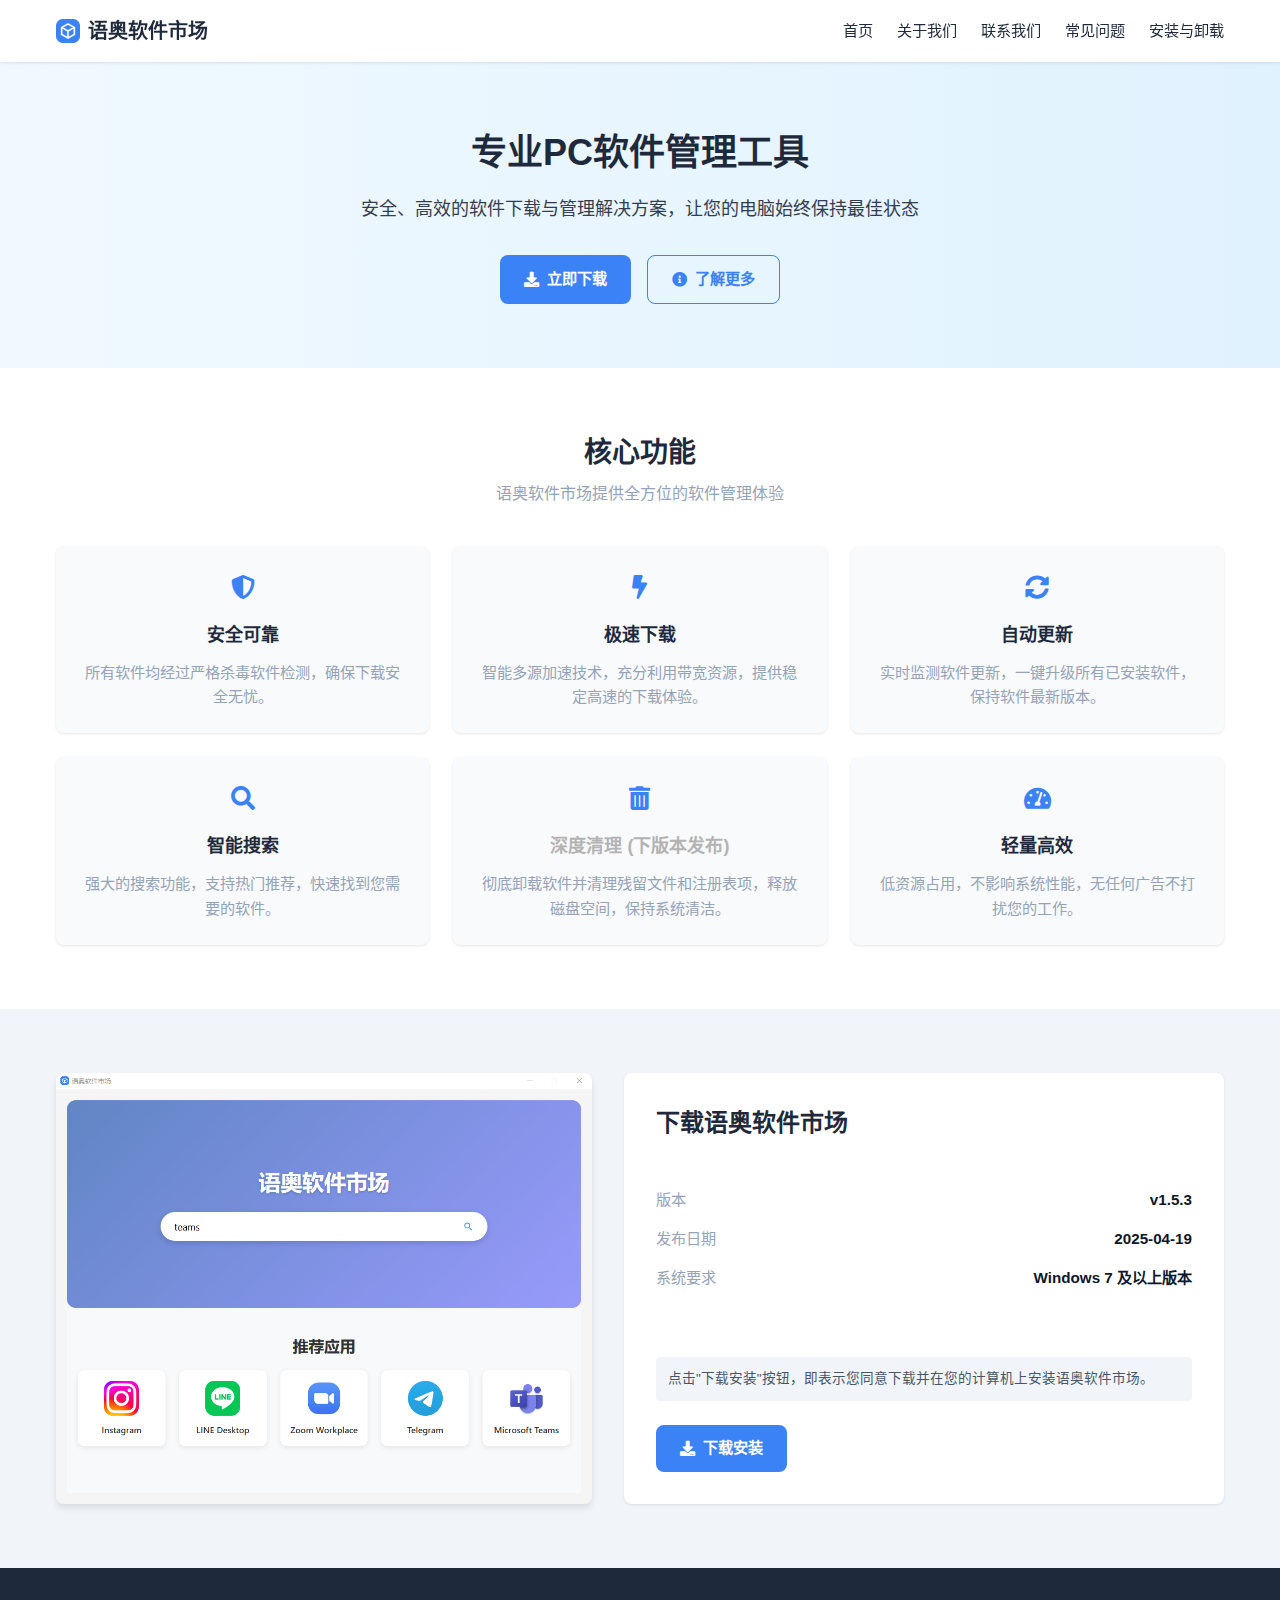
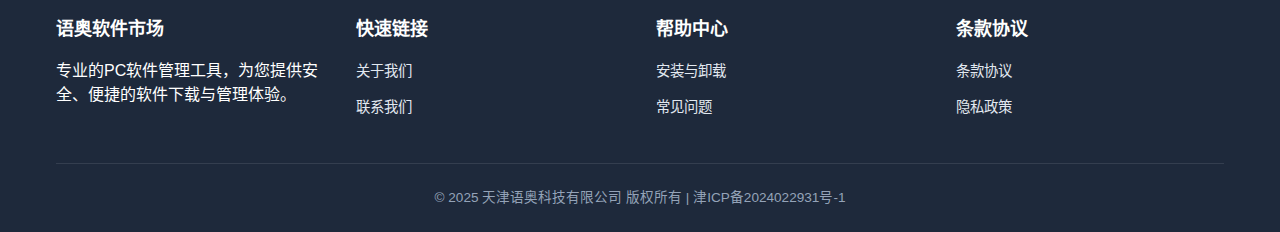
<file: index.html>
<!DOCTYPE html>
<html lang="zh-CN">
<head>
    <meta charset="UTF-8">
    <meta name="viewport" content="width=device-width, initial-scale=1.0">
    <title>语奥软件市场 - 专业PC软件管理工具</title>
	<link rel="shortcut icon" href="static/image/favicon.ico" type="image/x-icon" />
	<link rel="stylesheet" href="static/css/fontawesome.min.css">
	<link rel="stylesheet" href="static/css/common.css?v=1.5.3">
</head>
<body>
    <header>
        <div class="container">
            <nav>
                <div class="logo">
                    <img src="static/image/logo.png" alt="语奥软件市场">
                    <span>语奥软件市场</span>
                </div>
                <div class="nav-links">
                    <a href="index.html">首页</a>
                    <a href="about.html">关于我们</a>
                    <a href="contact.html">联系我们</a>
                    <a href="faq.html">常见问题</a>
                    <a href="install-uninstall.html">安装与卸载</a>
                </div>
            </nav>
        </div>
    </header>

    <section class="hero">
        <div class="hero-content container">
            <h1>专业PC软件管理工具</h1>
            <p>安全、高效的软件下载与管理解决方案，让您的电脑始终保持最佳状态</p>
            <div class="btn-group">
                <a href="#download" class="btn btn-primary"><i class="fas fa-download"></i> 立即下载</a>
                <a href="#features" class="btn btn-outline"><i class="fas fa-info-circle"></i> 了解更多</a>
            </div>
        </div>
    </section>

    <section class="features" id="features">
        <div class="container">
            <div class="section-title">
                <h2>核心功能</h2>
                <p>语奥软件市场提供全方位的软件管理体验</p>
            </div>
            <div class="features-grid">
                <div class="feature-card">
                    <div class="feature-icon">
                        <i class="fas fa-shield-alt"></i>
                    </div>
                    <h3>安全可靠</h3>
                    <p>所有软件均经过严格杀毒软件检测，确保下载安全无忧。</p>
                </div>
                <div class="feature-card">
                    <div class="feature-icon">
                        <i class="fas fa-bolt"></i>
                    </div>
                    <h3>极速下载</h3>
                    <p>智能多源加速技术，充分利用带宽资源，提供稳定高速的下载体验。</p>
                </div>
                <div class="feature-card">
                    <div class="feature-icon">
                        <i class="fas fa-sync-alt"></i>
                    </div>
                    <h3>自动更新</h3>
                    <p>实时监测软件更新，一键升级所有已安装软件，保持软件最新版本。</p>
                </div>
                <div class="feature-card">
                    <div class="feature-icon">
                        <i class="fas fa-search"></i>
                    </div>
                    <h3>智能搜索</h3>
                    <p>强大的搜索功能，支持热门推荐，快速找到您需要的软件。</p>
                </div>
                <div class="feature-card">
                    <div class="feature-icon">
                        <i class="fas fa-trash-alt"></i>
                    </div>
                    <h3 style="color:#b3b3b3">深度清理 (下版本发布)</h3>
                    <p>彻底卸载软件并清理残留文件和注册表项，释放磁盘空间，保持系统清洁。</p>
                </div>
                <div class="feature-card">
                    <div class="feature-icon">
                        <i class="fas fa-tachometer-alt"></i>
                    </div>
                    <h3>轻量高效</h3>
                    <p>低资源占用，不影响系统性能，无任何广告不打扰您的工作。</p>
                </div>
            </div>
        </div>
    </section>

	<section class="software-showcase" id="download">
	    <div class="container">
	        <div class="showcase-container">
	            <div class="screenshot-container">
	                <div class="screenshot-img">
	                    <img src="static/image/main-ui.png" alt="语奥软件市场主界面">
	                </div>
	            </div>
	
	            <div class="download-container">
	                <h2>下载语奥软件市场</h2>
	                <div class="download-info">
	                    <div class="download-info-item">
	                        <span>版本</span>
	                        <span>v1.5.3</span>
	                    </div>
	                    <div class="download-info-item">
	                        <span>发布日期</span>
	                        <span>2025-04-19</span>
	                    </div>
	                    <div class="download-info-item">
	                        <span>系统要求</span>
	                        <span>Windows 7 及以上版本</span>
	                    </div>
	                </div>
	
	                <div class="download-hash">
	                    点击"下载安装"按钮，即表示您同意下载并在您的计算机上安装语奥软件市场。
	                </div>
	
	                <a href="/download/语奥软件市场-x64.exe" class="btn btn-primary download-btn" data-32bit="/download/语奥软件市场-ia32.exe">
	                    <i class="fas fa-download"></i> 下载安装
	                </a>
	            </div>
	        </div>
	    </div>
	</section>

    <footer>
        <div class="container">
            <div class="footer-content">
                <div class="footer-column">
                    <h3>语奥软件市场</h3>
                    <p>专业的PC软件管理工具，为您提供安全、便捷的软件下载与管理体验。</p>
                </div>
                <div class="footer-column">
                    <h3>快速链接</h3>
                    <ul class="footer-links">
                        <li><a href="about.html">关于我们</a></li>
                        <li><a href="contact.html">联系我们</a></li>
                    </ul>
                </div>
                <div class="footer-column">
                    <h3>帮助中心</h3>
                    <ul class="footer-links">
                        <li><a href="install-uninstall.html">安装与卸载</a></li>
                        <li><a href="faq.html">常见问题</a></li>
                    </ul>
                </div>
                <div class="footer-column">
                    <h3>条款协议</h3>
                    <ul class="footer-links">
                        <li><a href="terms.html">条款协议</a></li>
                        <li><a href="privacy.html">隐私政策</a></li>
                    </ul>
                </div>
            </div>
            <div class="footer-bottom">
                <p>&copy; 2025 天津语奥科技有限公司 版权所有 | <a href="https://beian.miit.gov.cn/" target="_blank">津ICP备2024022931号-1</a></p>
            </div>
        </div>
    </footer>
	
	<script type="text/javascript">
	    var is64bit = navigator.userAgent.indexOf('WOW64') !== -1 || navigator.userAgent.indexOf('Win64') !== -1;
	    if (!is64bit) {
	        var downloadBtn = document.querySelector('.download-btn');
	        if (downloadBtn) {
	            downloadBtn.href = downloadBtn.getAttribute('data-32bit');
	        }
	    }
	</script>
</body>
</html>
</file>
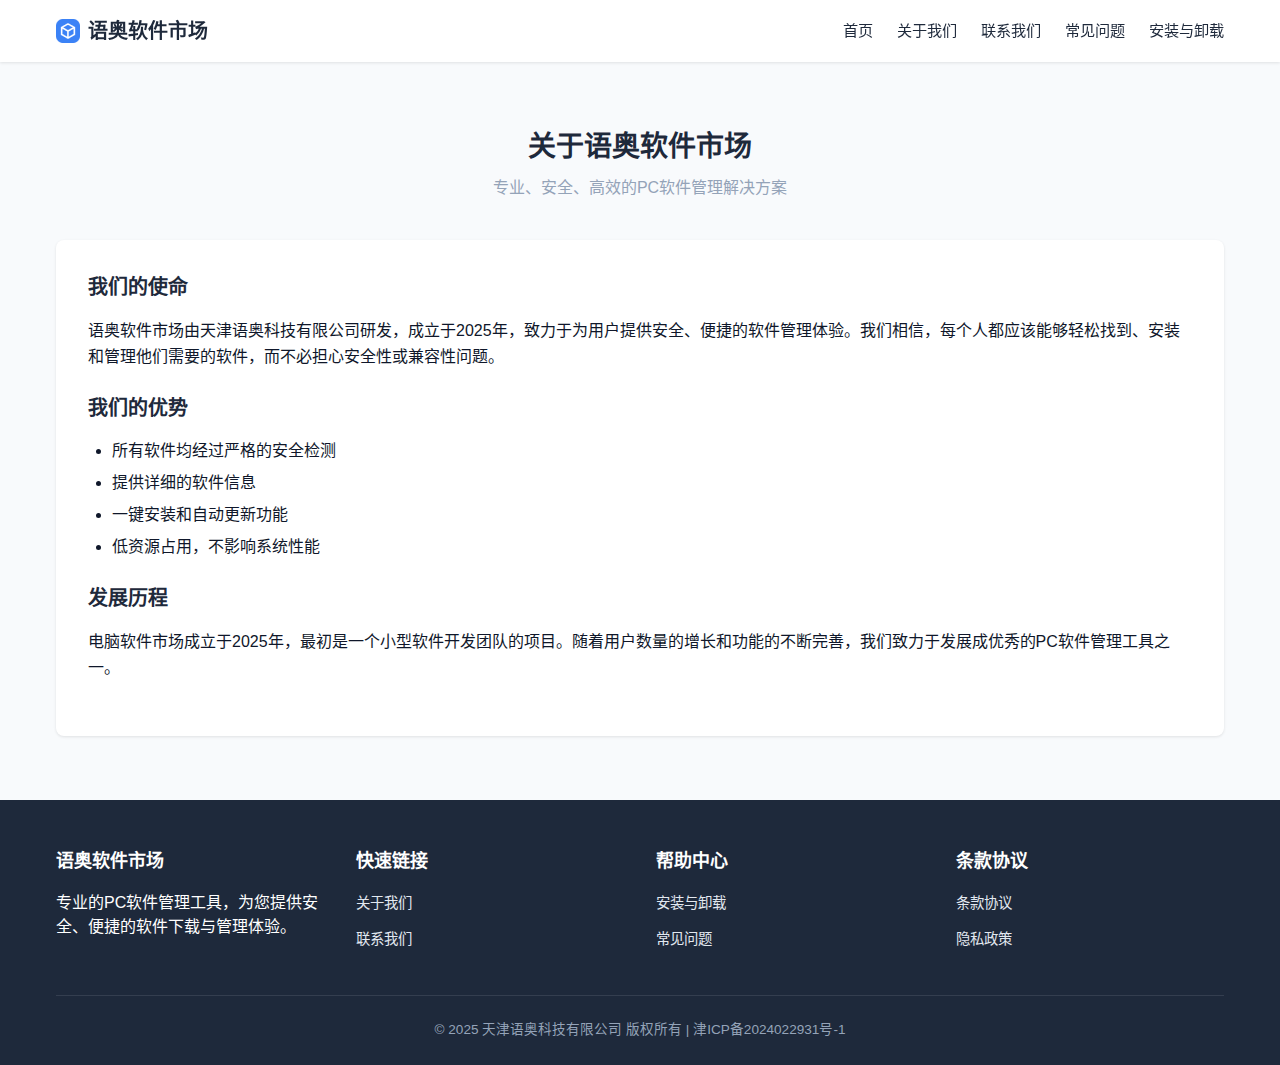
<file: about.html>
<!DOCTYPE html>
<html lang="zh-CN">
<head>
    <meta charset="UTF-8">
    <meta name="viewport" content="width=device-width, initial-scale=1.0">
    <title>关于我们 - 语奥软件市场</title>
	<link rel="shortcut icon" href="static/image/favicon.ico" type="image/x-icon" />
    <link rel="stylesheet" href="static/css/fontawesome.min.css">
	<link rel="stylesheet" href="static/css/common.css">
</head>
<body>
    <header>
        <div class="container">
            <nav>
                <div class="logo">
                    <img src="static/image/logo.png" alt="语奥软件市场">
                    <span>语奥软件市场</span>
                </div>
                <div class="nav-links">
                    <a href="index.html">首页</a>
                    <a href="about.html">关于我们</a>
                    <a href="contact.html">联系我们</a>
                    <a href="faq.html">常见问题</a>
                    <a href="install-uninstall.html">安装与卸载</a>
                </div>
            </nav>
        </div>
    </header>

    <section class="content">
        <div class="container">
            <div class="section-title">
                <h1>关于语奥软件市场</h1>
                <p>专业、安全、高效的PC软件管理解决方案</p>
            </div>
            
            <div class="about-content">
                <h2>我们的使命</h2>
                <p>语奥软件市场由天津语奥科技有限公司研发，成立于2025年，致力于为用户提供安全、便捷的软件管理体验。我们相信，每个人都应该能够轻松找到、安装和管理他们需要的软件，而不必担心安全性或兼容性问题。</p>
                
                <h2>我们的优势</h2>
                <ul>
                    <li>所有软件均经过严格的安全检测</li>
                    <li>提供详细的软件信息</li>
                    <li>一键安装和自动更新功能</li>
                    <li>低资源占用，不影响系统性能</li>
                </ul>
                
                <h2>发展历程</h2>
                <p>电脑软件市场成立于2025年，最初是一个小型软件开发团队的项目。随着用户数量的增长和功能的不断完善，我们致力于发展成优秀的PC软件管理工具之一。</p>
            </div>
        </div>
    </section>

    <footer>
        <div class="container">
            <div class="footer-content">
                <div class="footer-column">
                    <h3>语奥软件市场</h3>
                    <p>专业的PC软件管理工具，为您提供安全、便捷的软件下载与管理体验。</p>
                </div>
                <div class="footer-column">
                    <h3>快速链接</h3>
                    <ul class="footer-links">
                        <li><a href="about.html">关于我们</a></li>
                        <li><a href="contact.html">联系我们</a></li>
                    </ul>
                </div>
                <div class="footer-column">
                    <h3>帮助中心</h3>
                    <ul class="footer-links">
                        <li><a href="install-uninstall.html">安装与卸载</a></li>
                        <li><a href="faq.html">常见问题</a></li>
                    </ul>
                </div>
                <div class="footer-column">
                    <h3>条款协议</h3>
                    <ul class="footer-links">
                        <li><a href="terms.html">条款协议</a></li>
                        <li><a href="privacy.html">隐私政策</a></li>
                    </ul>
                </div>
            </div>
            <div class="footer-bottom">
                <p>&copy; 2025 天津语奥科技有限公司 版权所有 | <a href="https://beian.miit.gov.cn/" target="_blank">津ICP备2024022931号-1</a></p>
            </div>
        </div>
    </footer>
</body>
</html>
</file>
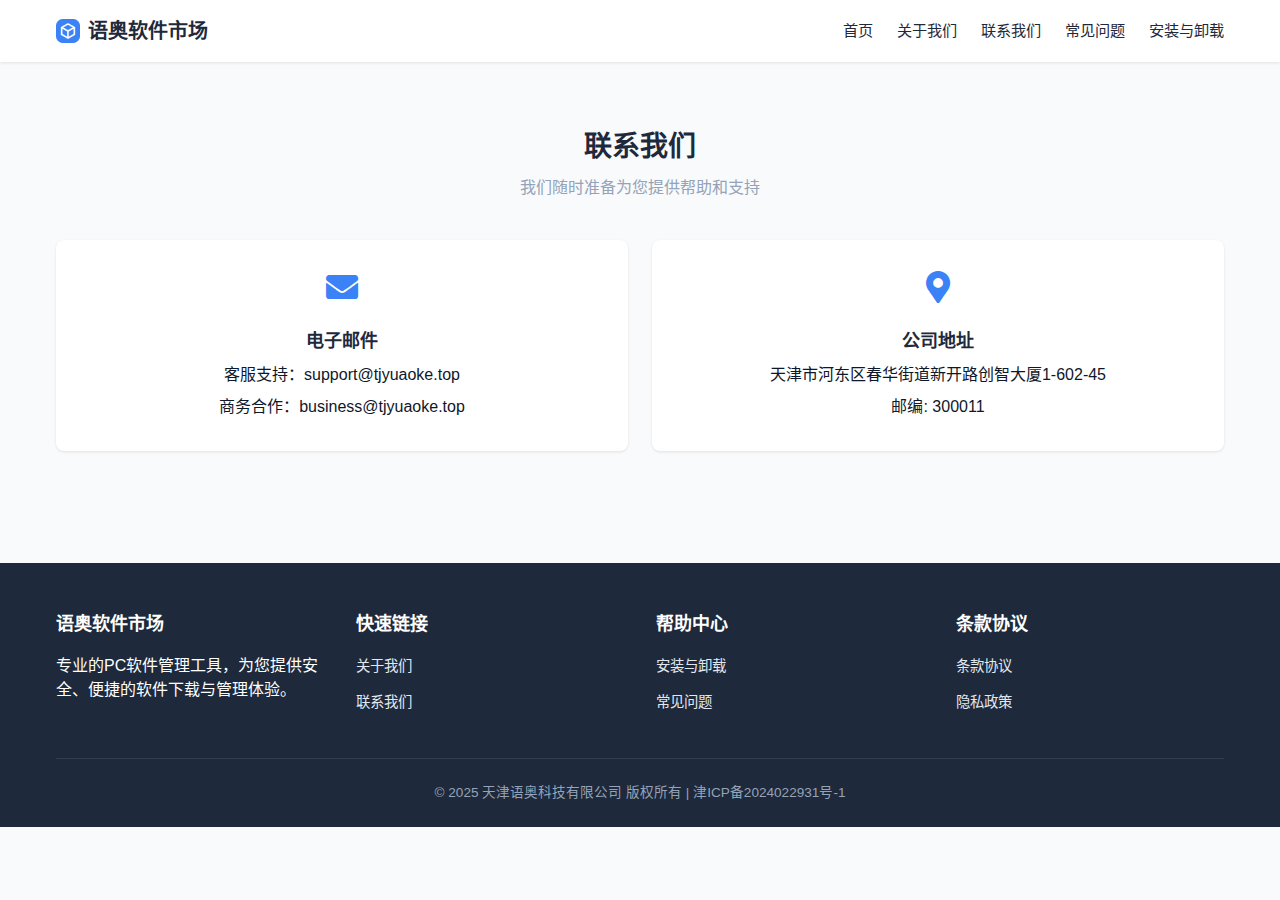
<file: contact.html>
<!DOCTYPE html>
<html lang="zh-CN">
<head>
    <meta charset="UTF-8">
    <meta name="viewport" content="width=device-width, initial-scale=1.0">
    <title>联系我们 - 语奥软件市场</title>
	<link rel="shortcut icon" href="static/image/favicon.ico" type="image/x-icon" />
    <link rel="stylesheet" href="static/css/fontawesome.min.css">
	<link rel="stylesheet" href="static/css/common.css">
</head>
<body>
    <header>
        <div class="container">
            <nav>
                <div class="logo">
                    <img src="static/image/logo.png" alt="语奥软件市场">
                    <span>语奥软件市场</span>
                </div>
                <div class="nav-links">
                    <a href="index.html">首页</a>
                    <a href="about.html">关于我们</a>
                    <a href="contact.html">联系我们</a>
                    <a href="faq.html">常见问题</a>
                    <a href="install-uninstall.html">安装与卸载</a>
                </div>
            </nav>
        </div>
    </header>

    <section class="content">
        <div class="container">
            <div class="section-title">
                <h1>联系我们</h1>
                <p>我们随时准备为您提供帮助和支持</p>
            </div>
            
            <div class="contact-methods">
                <div class="contact-card">
                    <div class="contact-icon">
                        <i class="fas fa-envelope"></i>
                    </div>
                    <h3>电子邮件</h3>
                    <p>客服支持：support@tjyuaoke.top</p>
                    <p>商务合作：business@tjyuaoke.top</p>
		</div>
                <div class="contact-card">
                    <div class="contact-icon">
                        <i class="fas fa-map-marker-alt"></i>
                    </div>
                    <h3>公司地址</h3>
                    <p>天津市河东区春华街道新开路创智大厦1-602-45</p>
                    <p>邮编: 300011</p>
                </div>
            </div>
        </div>
    </section>

    <footer>
        <div class="container">
            <div class="footer-content">
                <div class="footer-column">
                    <h3>语奥软件市场</h3>
                    <p>专业的PC软件管理工具，为您提供安全、便捷的软件下载与管理体验。</p>
                </div>
                <div class="footer-column">
                    <h3>快速链接</h3>
                    <ul class="footer-links">
                        <li><a href="about.html">关于我们</a></li>
                        <li><a href="contact.html">联系我们</a></li>
                    </ul>
                </div>
                <div class="footer-column">
                    <h3>帮助中心</h3>
                    <ul class="footer-links">
                        <li><a href="install-uninstall.html">安装与卸载</a></li>
                        <li><a href="faq.html">常见问题</a></li>
                    </ul>
                </div>
                <div class="footer-column">
                    <h3>条款协议</h3>
                    <ul class="footer-links">
                        <li><a href="terms.html">条款协议</a></li>
                        <li><a href="privacy.html">隐私政策</a></li>
                    </ul>
                </div>
            </div>
            <div class="footer-bottom">
                <p>&copy; 2025 天津语奥科技有限公司 版权所有 | <a href="https://beian.miit.gov.cn/" target="_blank">津ICP备2024022931号-1</a></p>
            </div>
        </div>
    </footer>
</body>
</html>
</file>
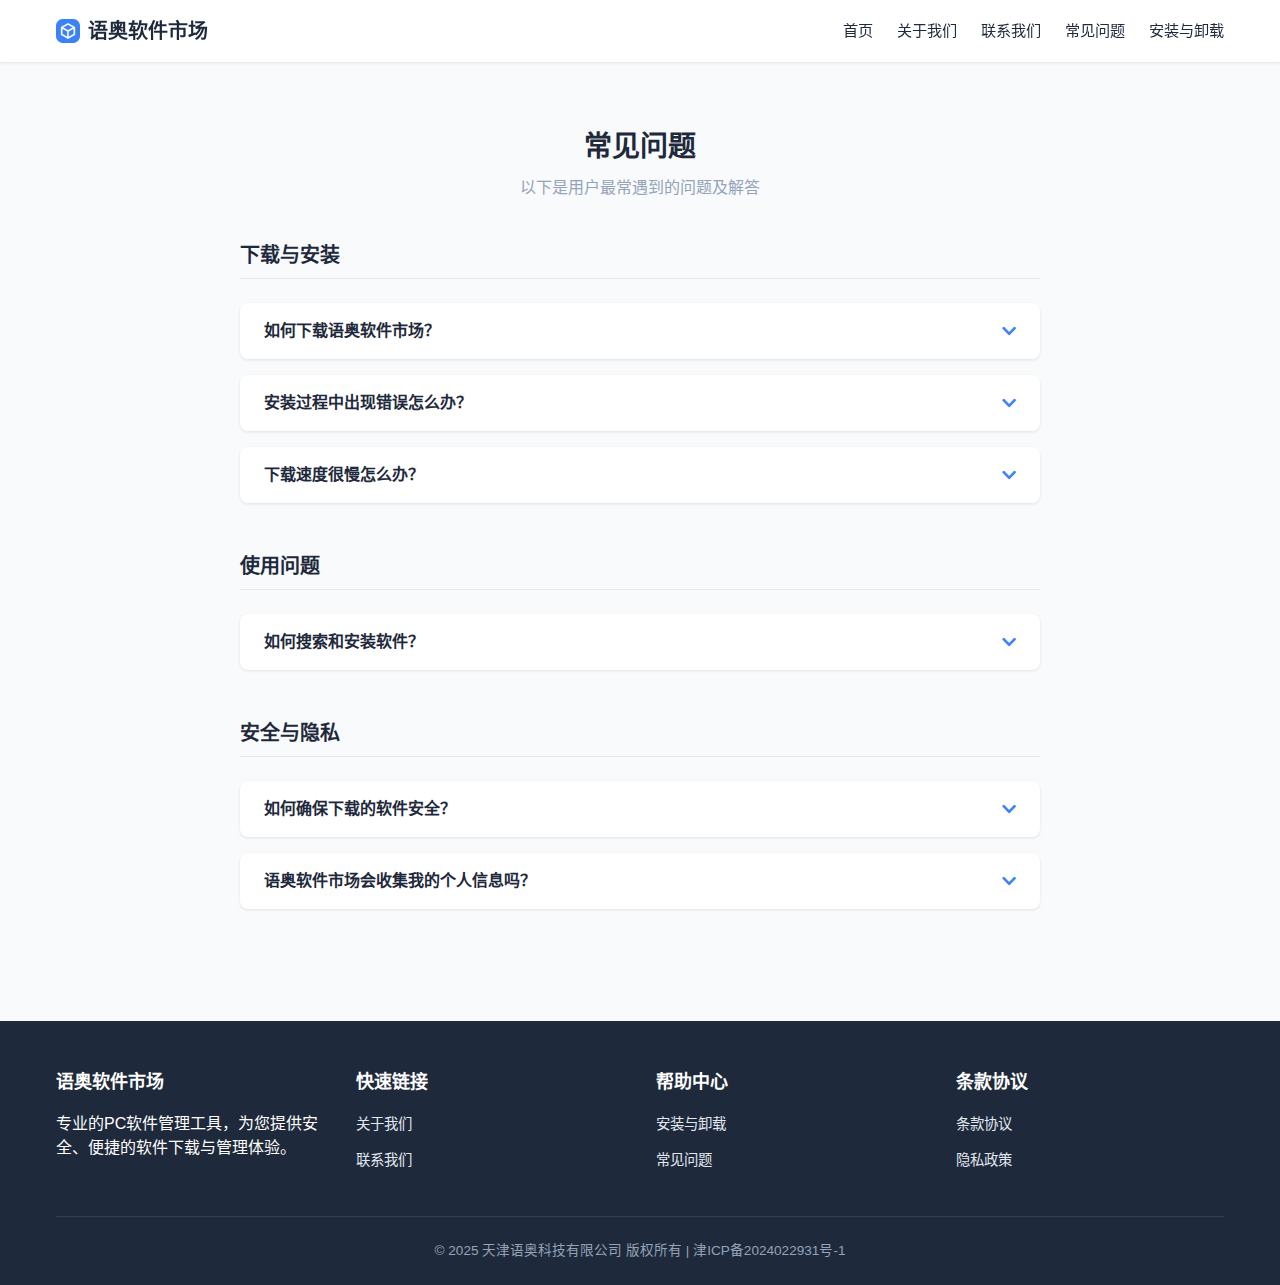
<file: faq.html>
<!DOCTYPE html>
<html lang="zh-CN">
<head>
    <meta charset="UTF-8">
    <meta name="viewport" content="width=device-width, initial-scale=1.0">
    <title>常见问题 - 语奥软件市场</title>
	<link rel="shortcut icon" href="static/image/favicon.ico" type="image/x-icon" />
    <link rel="stylesheet" href="static/css/fontawesome.min.css">
    <link rel="stylesheet" href="static/css/common.css">
</head>
<body>
    <header>
        <div class="container">
            <nav>
                <div class="logo">
                    <img src="static/image/logo.png" alt="语奥软件市场">
                    <span>语奥软件市场</span>
                </div>
                <div class="nav-links">
                    <a href="index.html">首页</a>
                    <a href="about.html">关于我们</a>
                    <a href="contact.html">联系我们</a>
                    <a href="faq.html">常见问题</a>
                    <a href="install-uninstall.html">安装与卸载</a>
                </div>
            </nav>
        </div>
    </header>

    <section class="content">
        <div class="container">
            <div class="section-title">
                <h1>常见问题</h1>
                <p>以下是用户最常遇到的问题及解答</p>
            </div>
            
            <div class="faq-container">
                <div class="faq-category">
                    <h2>下载与安装</h2>
                    
                    <div class="faq-item">
                        <div class="faq-question" onclick="toggleAnswer(this)">
                            <span>如何下载语奥软件市场？</span>
                            <i class="fas fa-chevron-down"></i>
                        </div>
                        <div class="faq-answer">
                            <p>您可以通过以下步骤下载语奥软件市场：</p>
                            <ol>
                                <li>访问我们的官方网站</li>
                                <li>在首页点击"立即下载"按钮</li>
                                <li>选择适合您系统的版本（Windows 10/11版）</li>
                                <li>等待下载完成</li>
                            </ol>
                        </div>
                    </div>
                    
                    <div class="faq-item">
                        <div class="faq-question" onclick="toggleAnswer(this)">
                            <span>安装过程中出现错误怎么办？</span>
                            <i class="fas fa-chevron-down"></i>
                        </div>
                        <div class="faq-answer">
                            <p>如果安装过程中出现错误，您可以尝试以下解决方案：</p>
                            <ul>
                                <li>确保您的系统满足最低要求</li>
                                <li>关闭杀毒软件后重试安装</li>
                                <li>检查下载的文件是否完整（可通过SHA256校验）</li>
                                <li>以管理员身份运行安装程序</li>
                                <li>如果问题仍然存在，请联系我们的客服支持</li>
                            </ul>
                        </div>
                    </div>
                    
                    <div class="faq-item">
                        <div class="faq-question" onclick="toggleAnswer(this)">
                            <span>下载速度很慢怎么办？</span>
                            <i class="fas fa-chevron-down"></i>
                        </div>
                        <div class="faq-answer">
                            <p>下载速度受多种因素影响，您可以尝试以下方法提高下载速度：</p>
                            <ul>
                                <li>检查您的网络连接是否正常</li>
                                <li>尝试更换下载时间段</li>
                                <li>使用下载工具如迅雷等</li>
                                <li>联系我们获取镜像下载地址</li>
                            </ul>
                        </div>
                    </div>
                </div>
                
                <div class="faq-category">
                    <h2>使用问题</h2>
                    
                    <div class="faq-item">
                        <div class="faq-question" onclick="toggleAnswer(this)">
                            <span>如何搜索和安装软件？</span>
                            <i class="fas fa-chevron-down"></i>
                        </div>
                        <div class="faq-answer">
                            <p>在语奥软件市场中搜索和安装软件非常简单：</p>
                            <ol>
                                <li>打开语奥软件市场</li>
                                <li>在搜索框中输入您需要的软件名称</li>
                                <li>从搜索结果中选择合适的软件</li>
                                <li>点击"安装"按钮</li>
                                <li>等待下载和安装完成</li>
                            </ol>
                        </div>
                    </div>
                </div>
                
                <div class="faq-category">
                    <h2>安全与隐私</h2>
                    
                    <div class="faq-item">
                        <div class="faq-question" onclick="toggleAnswer(this)">
                            <span>如何确保下载的软件安全？</span>
                            <i class="fas fa-chevron-down"></i>
                        </div>
                        <div class="faq-answer">
                            <p>语奥软件市场对所有上架的软件都进行严格的安全检测：</p>
                            <ul>
                                <li>病毒扫描：使用多款杀毒引擎进行检测</li>
                                <li>行为分析：监控软件的安装和运行行为</li>
                                <li>来源验证：确保软件来自官方或可信来源</li>
                                <li>用户反馈：及时处理用户报告的问题软件</li>
                            </ul>
                            <p>尽管如此，我们仍建议您在安装新软件前创建系统还原点。</p>
                        </div>
                    </div>
                    
                    <div class="faq-item">
                        <div class="faq-question" onclick="toggleAnswer(this)">
                            <span>语奥软件市场会收集我的个人信息吗？</span>
                            <i class="fas fa-chevron-down"></i>
                        </div>
                        <div class="faq-answer">
                            <p>语奥软件市场非常重视用户隐私：</p>
                            <ul>
                                <li>所有数据收集行为都会在隐私政策中明确说明</li>
                                <li>我们不会收集、出售或共享您的个人信息给第三方</li>
                            </ul>
                            <p>更多信息请参阅我们的<a href="privacy.html">隐私政策</a>。</p>
                        </div>
                    </div>
                </div>
            </div>
        </div>
    </section>

    <footer>
        <div class="container">
            <div class="footer-content">
                <div class="footer-column">
                    <h3>语奥软件市场</h3>
                    <p>专业的PC软件管理工具，为您提供安全、便捷的软件下载与管理体验。</p>
                </div>
                <div class="footer-column">
                    <h3>快速链接</h3>
                    <ul class="footer-links">
                        <li><a href="about.html">关于我们</a></li>
                        <li><a href="contact.html">联系我们</a></li>
                    </ul>
                </div>
                <div class="footer-column">
                    <h3>帮助中心</h3>
                    <ul class="footer-links">
                        <li><a href="install-uninstall.html">安装与卸载</a></li>
                        <li><a href="faq.html">常见问题</a></li>
                    </ul>
                </div>
                <div class="footer-column">
                    <h3>条款协议</h3>
                    <ul class="footer-links">
                        <li><a href="terms.html">条款协议</a></li>
                        <li><a href="privacy.html">隐私政策</a></li>
                    </ul>
                </div>
            </div>
            <div class="footer-bottom">
                <p>&copy; 2025 天津语奥科技有限公司 版权所有 | <a href="https://beian.miit.gov.cn/" target="_blank">津ICP备2024022931号-1</a></p>
            </div>
        </div>
    </footer>

    <script>
        function toggleAnswer(question) {
            const answer = question.nextElementSibling;
            const icon = question.querySelector('i');
            
            if (answer.classList.contains('show')) {
                answer.classList.remove('show');
                icon.classList.remove('fa-chevron-up');
                icon.classList.add('fa-chevron-down');
            } else {
                answer.classList.add('show');
                icon.classList.remove('fa-chevron-down');
                icon.classList.add('fa-chevron-up');
            }
        }
    </script>
</body>
</html>
</file>
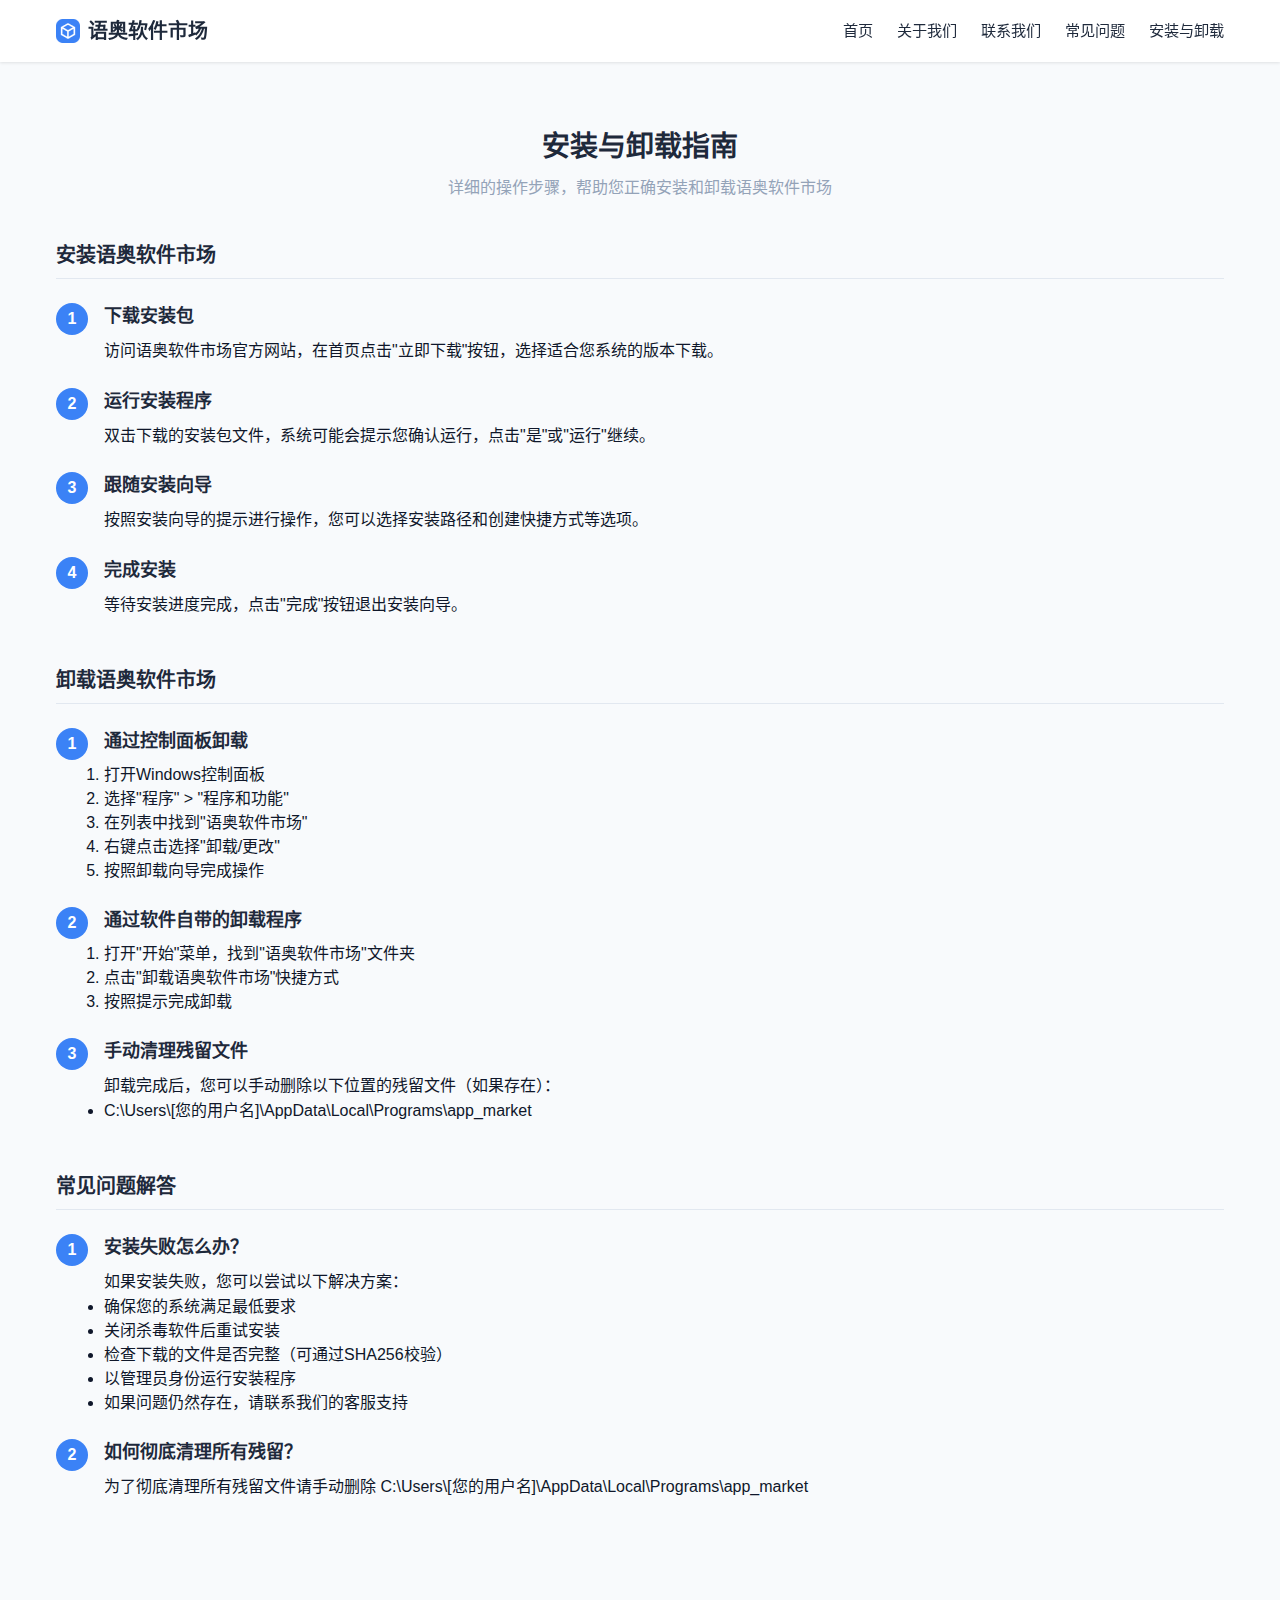
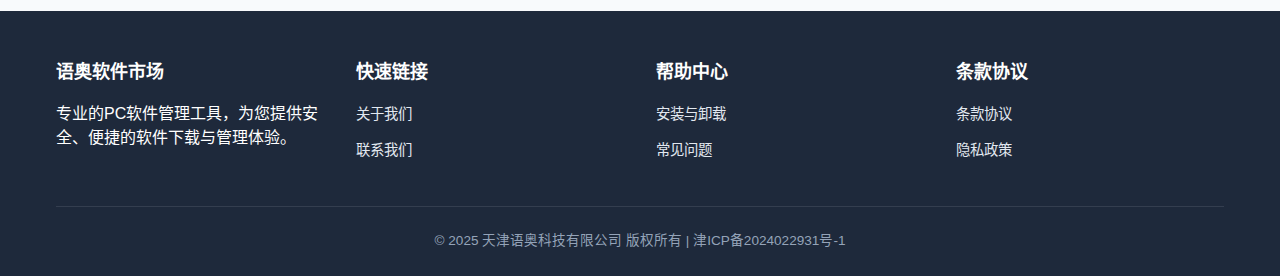
<file: install-uninstall.html>
<!DOCTYPE html>
<html lang="zh-CN">
<head>
    <meta charset="UTF-8">
    <meta name="viewport" content="width=device-width, initial-scale=1.0">
    <title>安装与卸载 - 语奥软件市场</title>
	<link rel="shortcut icon" href="static/image/favicon.ico" type="image/x-icon" />
    <link rel="stylesheet" href="static/css/fontawesome.min.css">
	<link rel="stylesheet" href="static/css/common.css">
</head>
<body>
    <header>
        <div class="container">
            <nav>
                <div class="logo">
                    <img src="static/image/logo.png" alt="语奥软件市场">
                    <span>语奥软件市场</span>
                </div>
                <div class="nav-links">
                    <a href="index.html">首页</a>
                    <a href="about.html">关于我们</a>
                    <a href="contact.html">联系我们</a>
                    <a href="faq.html">常见问题</a>
                    <a href="install-uninstall.html">安装与卸载</a>
                </div>
            </nav>
        </div>
    </header>

    <section class="content">
        <div class="container">
            <div class="section-title">
                <h1>安装与卸载指南</h1>
                <p>详细的操作步骤，帮助您正确安装和卸载语奥软件市场</p>
            </div>
            
            <div class="guide-section">
                <h2>安装语奥软件市场</h2>
                
                <div class="steps">
                    <div class="step">
                        <h3>下载安装包</h3>
                        <p>访问语奥软件市场官方网站，在首页点击"立即下载"按钮，选择适合您系统的版本下载。</p>
                    </div>
                    
                    <div class="step">
                        <h3>运行安装程序</h3>
                        <p>双击下载的安装包文件，系统可能会提示您确认运行，点击"是"或"运行"继续。</p>
                    </div>
                    
                    <div class="step">
                        <h3>跟随安装向导</h3>
                        <p>按照安装向导的提示进行操作，您可以选择安装路径和创建快捷方式等选项。</p>
                    </div>
                    
                    <div class="step">
                        <h3>完成安装</h3>
                        <p>等待安装进度完成，点击"完成"按钮退出安装向导。</p>
                    </div>
                </div>
            </div>
            
            <div class="guide-section">
                <h2>卸载语奥软件市场</h2>
                
                <div class="steps">
                    <div class="step">
                        <h3>通过控制面板卸载</h3>
                        <ol>
                            <li>打开Windows控制面板</li>
                            <li>选择"程序" > "程序和功能"</li>
                            <li>在列表中找到"语奥软件市场"</li>
                            <li>右键点击选择"卸载/更改"</li>
                            <li>按照卸载向导完成操作</li>
                        </ol>
                    </div>
                    
                    <div class="step">
                        <h3>通过软件自带的卸载程序</h3>
                        <ol>
                            <li>打开"开始"菜单，找到"语奥软件市场"文件夹</li>
                            <li>点击"卸载语奥软件市场"快捷方式</li>
                            <li>按照提示完成卸载</li>
                        </ol>
                    </div>
                    
                    <div class="step">
                        <h3>手动清理残留文件</h3>
                        <p>卸载完成后，您可以手动删除以下位置的残留文件（如果存在）：</p>
                        <ul>
                            <li>C:\Users\[您的用户名]\AppData\Local\Programs\app_market</li>
                        </ul>
                    </div>
                </div>
            </div>
            
            <div class="guide-section">
                <h2>常见问题解答</h2>
                <div class="steps">
                    <div class="step">
                        <h3>安装失败怎么办？</h3>
                        <p>如果安装失败，您可以尝试以下解决方案：</p>
                        <ul>
                            <li>确保您的系统满足最低要求</li>
                            <li>关闭杀毒软件后重试安装</li>
                            <li>检查下载的文件是否完整（可通过SHA256校验）</li>
                            <li>以管理员身份运行安装程序</li>
                            <li>如果问题仍然存在，请联系我们的客服支持</li>
                        </ul>
                    </div>
                    
                    <div class="step">
                        <h3>如何彻底清理所有残留？</h3>
                        <p>为了彻底清理所有残留文件请手动删除 C:\Users\[您的用户名]\AppData\Local\Programs\app_market</p>
                    </div>
                </div>
            </div>
        </div>
    </section>

    <footer>
        <div class="container">
            <div class="footer-content">
                <div class="footer-column">
                    <h3>语奥软件市场</h3>
                    <p>专业的PC软件管理工具，为您提供安全、便捷的软件下载与管理体验。</p>
                </div>
                <div class="footer-column">
                    <h3>快速链接</h3>
                    <ul class="footer-links">
                        <li><a href="about.html">关于我们</a></li>
                        <li><a href="contact.html">联系我们</a></li>
                    </ul>
                </div>
                <div class="footer-column">
                    <h3>帮助中心</h3>
                    <ul class="footer-links">
                        <li><a href="install-uninstall.html">安装与卸载</a></li>
                        <li><a href="faq.html">常见问题</a></li>
                    </ul>
                </div>
                <div class="footer-column">
                    <h3>条款协议</h3>
                    <ul class="footer-links">
                        <li><a href="terms.html">条款协议</a></li>
                        <li><a href="privacy.html">隐私政策</a></li>
                    </ul>
                </div>
            </div>
            <div class="footer-bottom">
                <p>&copy; 2025 天津语奥科技有限公司 版权所有 | <a href="https://beian.miit.gov.cn/" target="_blank">津ICP备2024022931号-1</a></p>
            </div>
        </div>
    </footer>
</body>
</html>
</file>
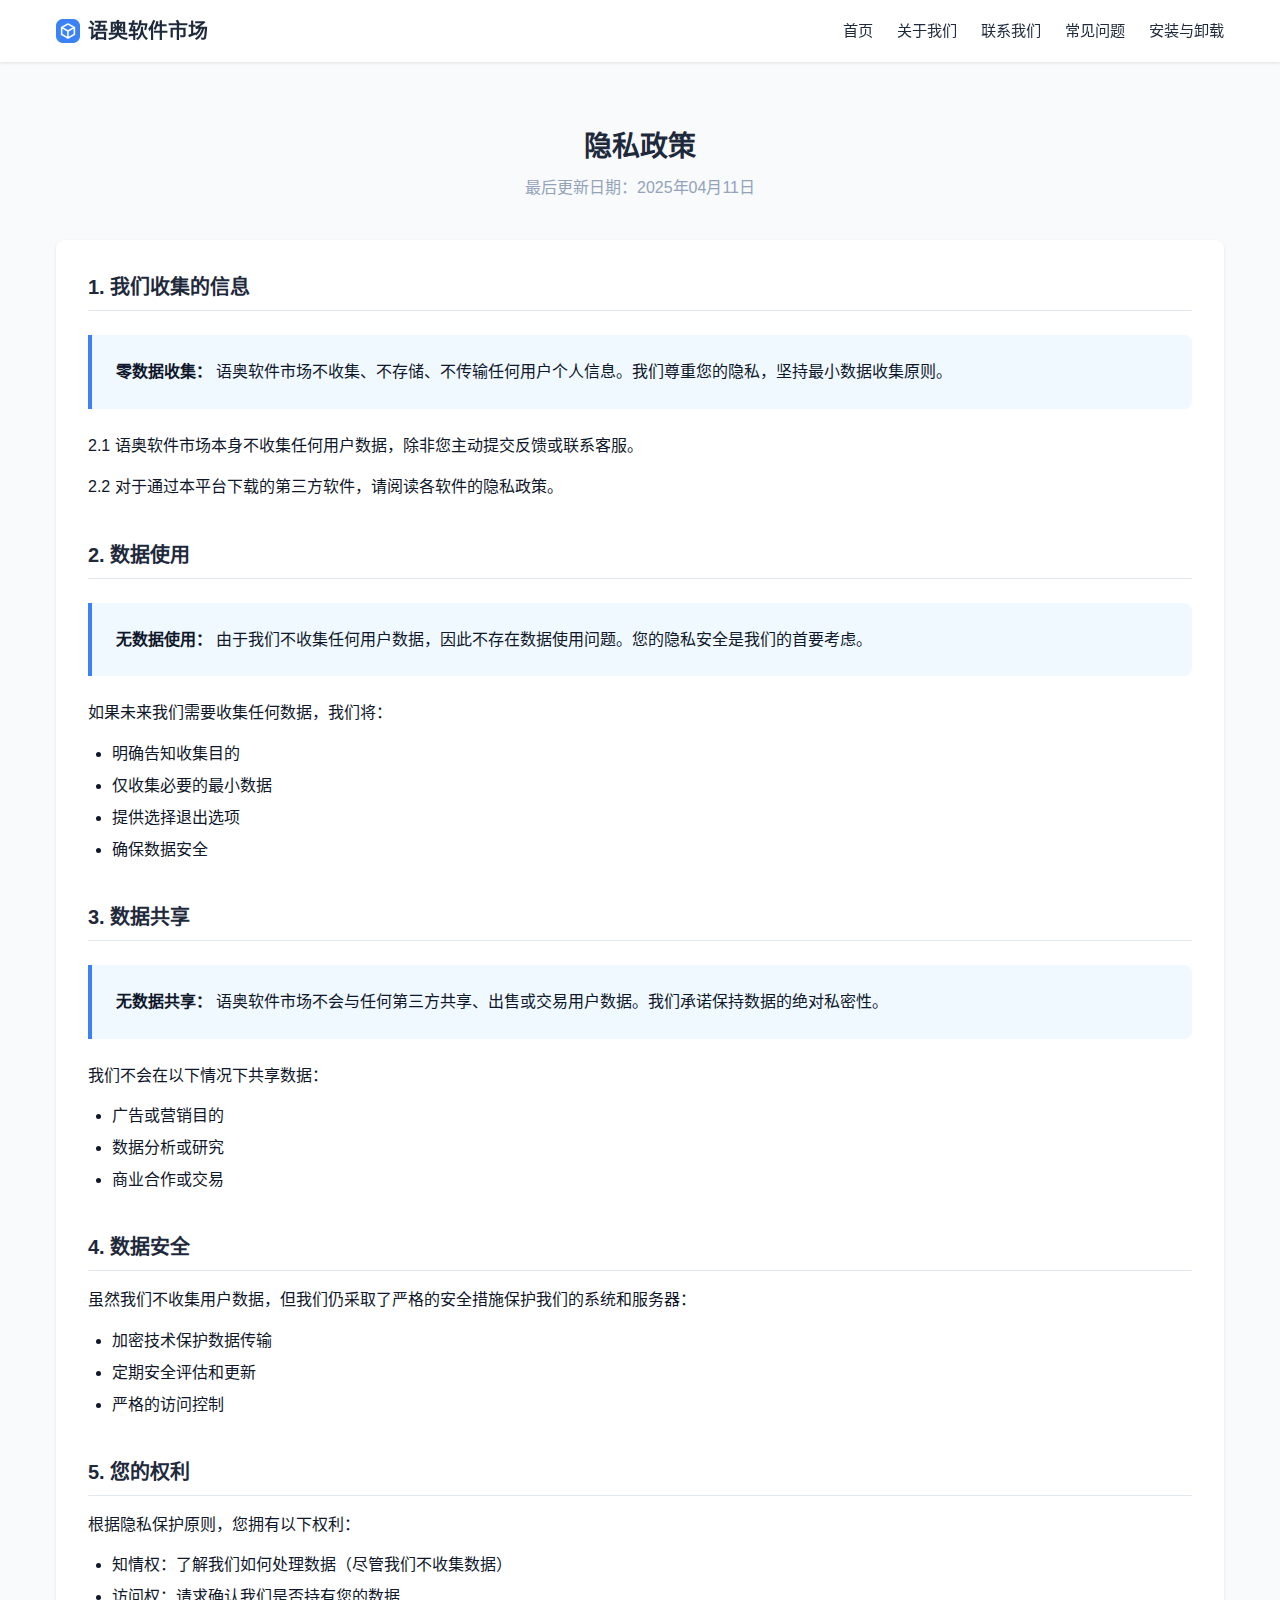
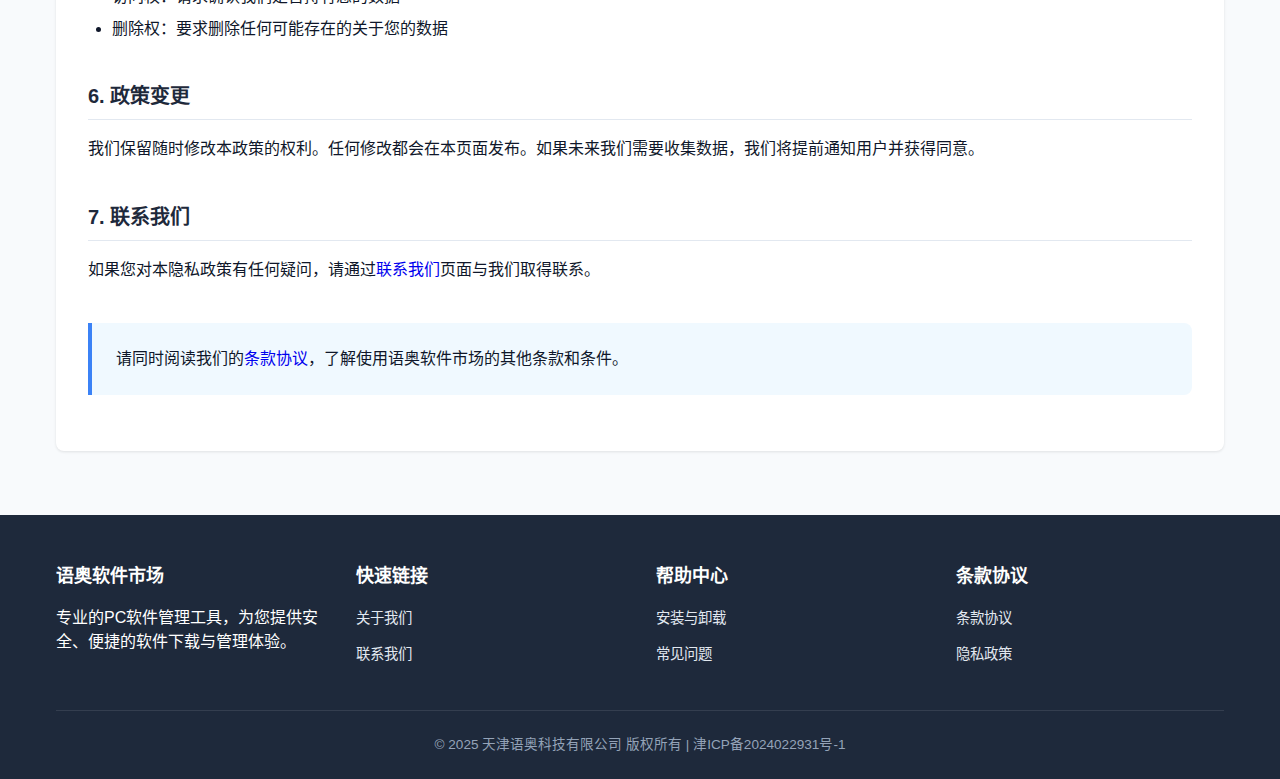
<file: privacy.html>
<!DOCTYPE html>
<html lang="zh-CN">
<head>
    <meta charset="UTF-8">
    <meta name="viewport" content="width=device-width, initial-scale=1.0">
    <title>隐私政策 - 语奥软件市场</title>
	<link rel="shortcut icon" href="static/image/favicon.ico" type="image/x-icon" />
    <link rel="stylesheet" href="static/css/fontawesome.min.css">
	<link rel="stylesheet" href="static/css/common.css">
</head>
<body>
    <header>
        <div class="container">
            <nav>
                <div class="logo">
                    <img src="static/image/logo.png" alt="语奥软件市场">
                    <span>语奥软件市场</span>
                </div>
                <div class="nav-links">
                    <a href="index.html">首页</a>
                    <a href="about.html">关于我们</a>
                    <a href="contact.html">联系我们</a>
                    <a href="faq.html">常见问题</a>
                    <a href="install-uninstall.html">安装与卸载</a>
                </div>
            </nav>
        </div>
    </header>

    <section class="content">
        <div class="container">
            <div class="section-title">
                <h1>隐私政策</h1>
                <p>最后更新日期：2025年04月11日</p>
            </div>
            
            <div class="privacy-content">
                <div class="privacy-section">
                    <h2>1. 我们收集的信息</h2>
                    <div class="highlight-box">
                        <p><strong>零数据收集：</strong> 语奥软件市场不收集、不存储、不传输任何用户个人信息。我们尊重您的隐私，坚持最小数据收集原则。</p>
                    </div>
                    <p>2.1 语奥软件市场本身不收集任何用户数据，除非您主动提交反馈或联系客服。</p>
                    <p>2.2 对于通过本平台下载的第三方软件，请阅读各软件的隐私政策。</p>
                </div>
                
                <div class="privacy-section">
                    <h2>2. 数据使用</h2>
                    <div class="highlight-box">
                        <p><strong>无数据使用：</strong> 由于我们不收集任何用户数据，因此不存在数据使用问题。您的隐私安全是我们的首要考虑。</p>
                    </div>
                    <p>如果未来我们需要收集任何数据，我们将：</p>
                    <ul>
                        <li>明确告知收集目的</li>
                        <li>仅收集必要的最小数据</li>
                        <li>提供选择退出选项</li>
                        <li>确保数据安全</li>
                    </ul>
                </div>
                
                <div class="privacy-section">
                    <h2>3. 数据共享</h2>
                    <div class="highlight-box">
                        <p><strong>无数据共享：</strong> 语奥软件市场不会与任何第三方共享、出售或交易用户数据。我们承诺保持数据的绝对私密性。</p>
                    </div>
                    <p>我们不会在以下情况下共享数据：</p>
                    <ul>
                        <li>广告或营销目的</li>
                        <li>数据分析或研究</li>
                        <li>商业合作或交易</li>
                    </ul>
                </div>
                
                <div class="privacy-section">
                    <h2>4. 数据安全</h2>
                    <p>虽然我们不收集用户数据，但我们仍采取了严格的安全措施保护我们的系统和服务器：</p>
                    <ul>
                        <li>加密技术保护数据传输</li>
                        <li>定期安全评估和更新</li>
                        <li>严格的访问控制</li>
                    </ul>
                </div>
                
                <div class="privacy-section">
                    <h2>5. 您的权利</h2>
                    <p>根据隐私保护原则，您拥有以下权利：</p>
                    <ul>
                        <li>知情权：了解我们如何处理数据（尽管我们不收集数据）</li>
                        <li>访问权：请求确认我们是否持有您的数据</li>
                        <li>删除权：要求删除任何可能存在的关于您的数据</li>
                    </ul>
                </div>
                
                <div class="privacy-section">
                    <h2>6. 政策变更</h2>
                    <p>我们保留随时修改本政策的权利。任何修改都会在本页面发布。如果未来我们需要收集数据，我们将提前通知用户并获得同意。</p>
                </div>
                
                <div class="privacy-section">
                    <h2>7. 联系我们</h2>
                    <p>如果您对本隐私政策有任何疑问，请通过<a href="contact.html">联系我们</a>页面与我们取得联系。</p>
                </div>
                
                <div class="highlight-box">
                    <p>请同时阅读我们的<a href="terms.html">条款协议</a>，了解使用语奥软件市场的其他条款和条件。</p>
                </div>
            </div>
        </div>
    </section>

    <footer>
        <div class="container">
            <div class="footer-content">
                <div class="footer-column">
                    <h3>语奥软件市场</h3>
                    <p>专业的PC软件管理工具，为您提供安全、便捷的软件下载与管理体验。</p>
                </div>
                <div class="footer-column">
                    <h3>快速链接</h3>
                    <ul class="footer-links">
                        <li><a href="about.html">关于我们</a></li>
                        <li><a href="contact.html">联系我们</a></li>
                    </ul>
                </div>
                <div class="footer-column">
                    <h3>帮助中心</h3>
                    <ul class="footer-links">
                        <li><a href="install-uninstall.html">安装与卸载</a></li>
                        <li><a href="faq.html">常见问题</a></li>
                    </ul>
                </div>
                <div class="footer-column">
                    <h3>条款协议</h3>
                    <ul class="footer-links">
                        <li><a href="terms.html">条款协议</a></li>
                        <li><a href="privacy.html">隐私政策</a></li>
                    </ul>
                </div>
            </div>
            <div class="footer-bottom">
                <p>&copy; 2025 天津语奥科技有限公司 版权所有 | <a href="https://beian.miit.gov.cn/" target="_blank">津ICP备2024022931号-1</a></p>
            </div>
        </div>
    </footer>
</body>
</html>
</file>
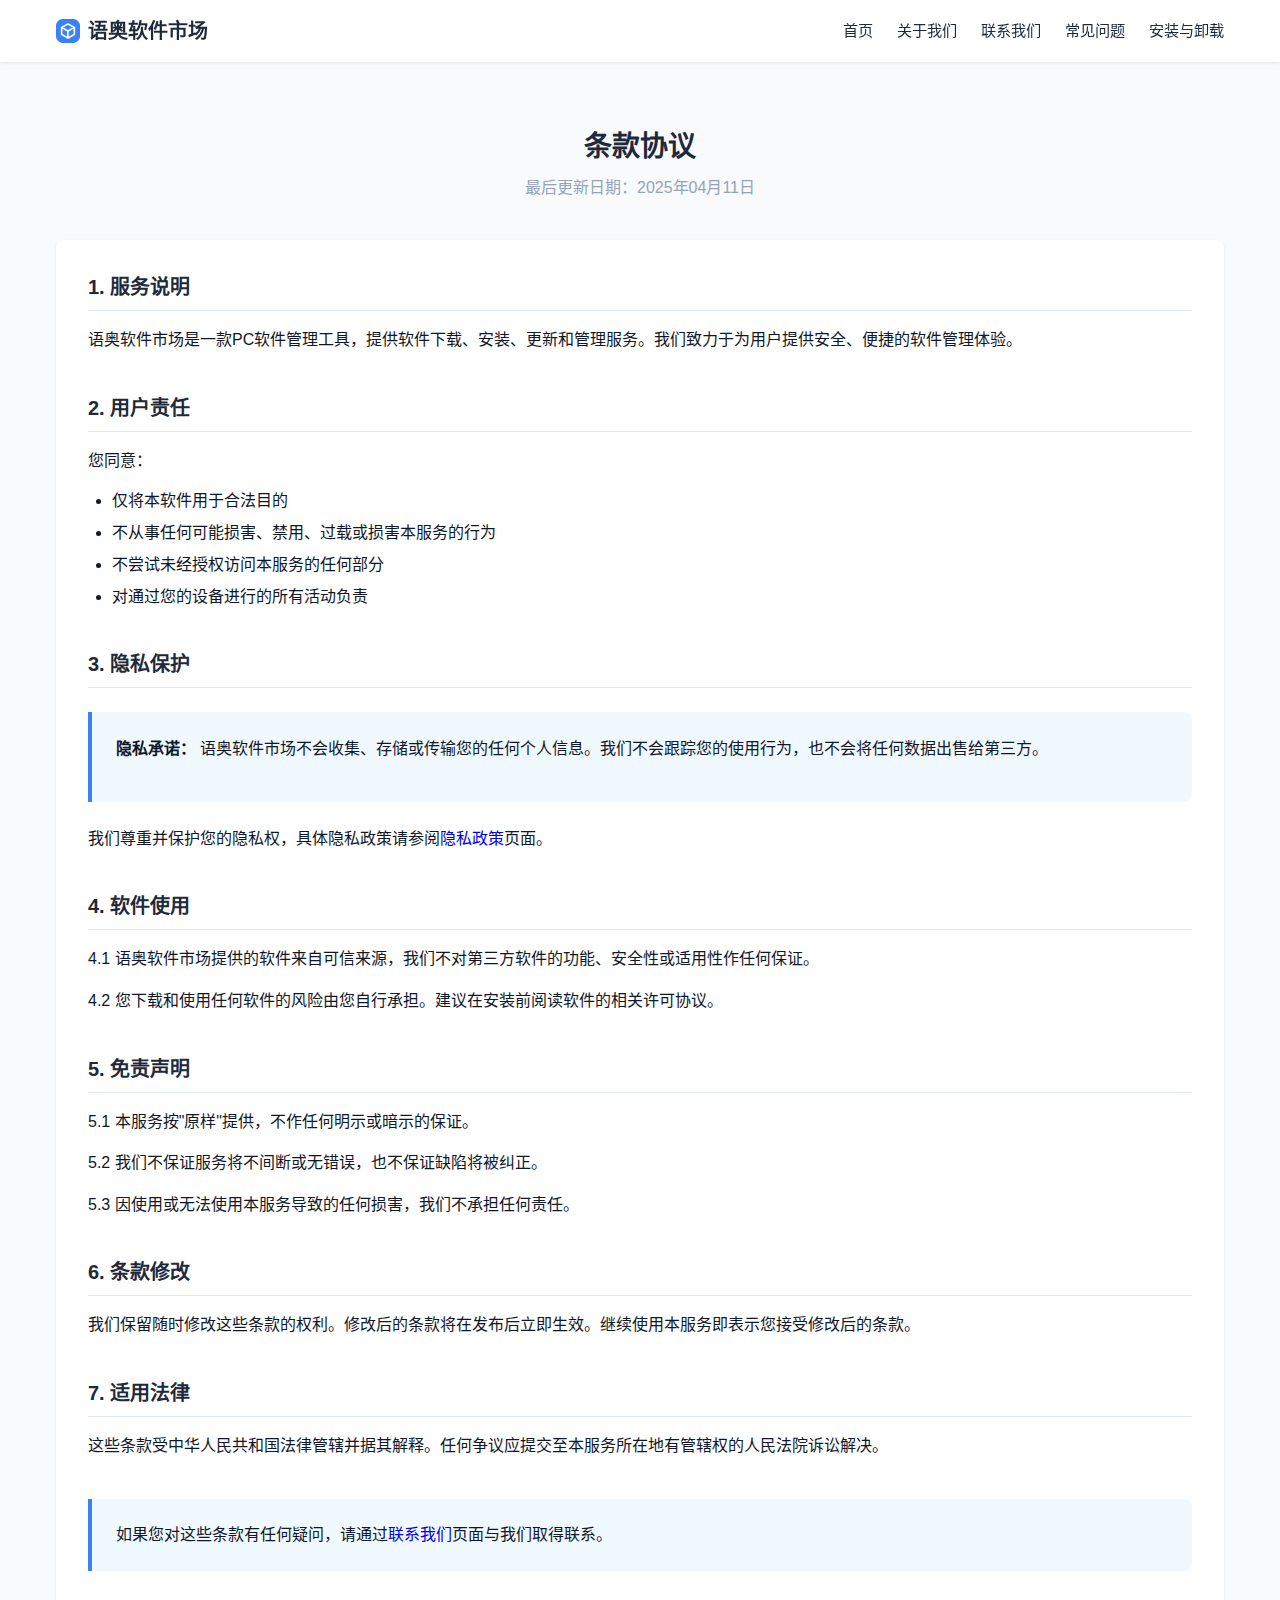
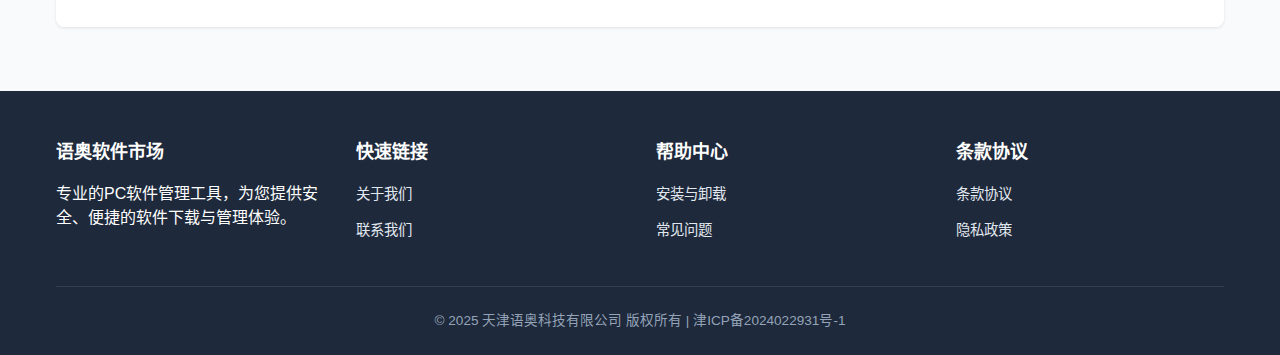
<file: terms.html>
<!DOCTYPE html>
<html lang="zh-CN">
<head>
    <meta charset="UTF-8">
    <meta name="viewport" content="width=device-width, initial-scale=1.0">
    <title>条款协议 - 语奥软件市场</title>
	<link rel="shortcut icon" href="static/image/favicon.ico" type="image/x-icon" />
	<link rel="stylesheet" href="static/css/fontawesome.min.css">
    <link rel="stylesheet" href="static/css/common.css">
</head>
<body>
    <header>
        <div class="container">
            <nav>
                <div class="logo">
                    <img src="static/image/logo.png" alt="语奥软件市场">
                    <span>语奥软件市场</span>
                </div>
                <div class="nav-links">
                    <a href="index.html">首页</a>
                    <a href="about.html">关于我们</a>
                    <a href="contact.html">联系我们</a>
                    <a href="faq.html">常见问题</a>
                    <a href="install-uninstall.html">安装与卸载</a>
                </div>
            </nav>
        </div>
    </header>

    <section class="content">
        <div class="container">
            <div class="section-title">
                <h1>条款协议</h1>
                <p>最后更新日期：2025年04月11日</p>
            </div>
            
            <div class="terms-content">
                <div class="terms-section">
                    <h2>1. 服务说明</h2>
                    <p>语奥软件市场是一款PC软件管理工具，提供软件下载、安装、更新和管理服务。我们致力于为用户提供安全、便捷的软件管理体验。</p>
                </div>
                
                <div class="terms-section">
                    <h2>2. 用户责任</h2>
                    <p>您同意：</p>
                    <ul>
                        <li>仅将本软件用于合法目的</li>
                        <li>不从事任何可能损害、禁用、过载或损害本服务的行为</li>
                        <li>不尝试未经授权访问本服务的任何部分</li>
                        <li>对通过您的设备进行的所有活动负责</li>
                    </ul>
                </div>
                
                <div class="terms-section">
                    <h2>3. 隐私保护</h2>
                    <div class="highlight-box">
                        <p><strong>隐私承诺：</strong> 语奥软件市场不会收集、存储或传输您的任何个人信息。我们不会跟踪您的使用行为，也不会将任何数据出售给第三方。</p>
                    </div>
                    <p>我们尊重并保护您的隐私权，具体隐私政策请参阅<a href="privacy.html">隐私政策</a>页面。</p>
                </div>
                
                <div class="terms-section">
                    <h2>4. 软件使用</h2>
                    <p>4.1 语奥软件市场提供的软件来自可信来源，我们不对第三方软件的功能、安全性或适用性作任何保证。</p>
                    <p>4.2 您下载和使用任何软件的风险由您自行承担。建议在安装前阅读软件的相关许可协议。</p>
                </div>
                
                <div class="terms-section">
                    <h2>5. 免责声明</h2>
                    <p>5.1 本服务按"原样"提供，不作任何明示或暗示的保证。</p>
                    <p>5.2 我们不保证服务将不间断或无错误，也不保证缺陷将被纠正。</p>
                    <p>5.3 因使用或无法使用本服务导致的任何损害，我们不承担任何责任。</p>
                </div>
                
                <div class="terms-section">
                    <h2>6. 条款修改</h2>
                    <p>我们保留随时修改这些条款的权利。修改后的条款将在发布后立即生效。继续使用本服务即表示您接受修改后的条款。</p>
                </div>
                
                <div class="terms-section">
                    <h2>7. 适用法律</h2>
                    <p>这些条款受中华人民共和国法律管辖并据其解释。任何争议应提交至本服务所在地有管辖权的人民法院诉讼解决。</p>
                </div>
                
                <div class="highlight-box">
                    <p>如果您对这些条款有任何疑问，请通过<a href="contact.html">联系我们</a>页面与我们取得联系。</p>
                </div>
            </div>
        </div>
    </section>

    <footer>
        <div class="container">
            <div class="footer-content">
                <div class="footer-column">
                    <h3>语奥软件市场</h3>
                    <p>专业的PC软件管理工具，为您提供安全、便捷的软件下载与管理体验。</p>
                </div>
                <div class="footer-column">
                    <h3>快速链接</h3>
                    <ul class="footer-links">
                        <li><a href="about.html">关于我们</a></li>
                        <li><a href="contact.html">联系我们</a></li>
                    </ul>
                </div>
                <div class="footer-column">
                    <h3>帮助中心</h3>
                    <ul class="footer-links">
                        <li><a href="install-uninstall.html">安装与卸载</a></li>
                        <li><a href="faq.html">常见问题</a></li>
                    </ul>
                </div>
                <div class="footer-column">
                    <h3>条款协议</h3>
                    <ul class="footer-links">
                        <li><a href="terms.html">条款协议</a></li>
                        <li><a href="privacy.html">隐私政策</a></li>
                    </ul>
                </div>
            </div>
            <div class="footer-bottom">
                <p>&copy; 2025 天津语奥科技有限公司 版权所有 | <a href="https://beian.miit.gov.cn/" target="_blank">津ICP备2024022931号-1</a></p>
            </div>
        </div>
    </footer>
</body>
</html>
</file>
<file: static/css/common.css>
:root{--primary:#3b82f6;--primary-dark:#2563eb;--secondary:#1e293b;--accent:#ef4444;--light:#f8fafc;--gray:#94a3b8;--dark:#0f172a;--radius:8px;--shadow:0 1px 3px rgba(0,0,0,0.1);--transition:all 0.2s ease;}*{margin:0;padding:0;box-sizing:border-box;}a{text-decoration:none;}body{font-family:'Inter','Microsoft YaHei',sans-serif;line-height:1.5;color:var(--dark);background-color:#f8fafc;}.container{width:100%;max-width:1200px;margin:0 auto;padding:0 1rem;}header{background-color:white;box-shadow:var(--shadow);position:sticky;top:0;z-index:50;}nav{display:flex;justify-content:space-between;align-items:center;padding:1rem 0;}.logo{display:flex;align-items:center;font-size:1.25rem;font-weight:700;color:var(--secondary);}.logo img{margin-right:0.5rem}.nav-links{display:flex;gap:1.5rem;}.nav-links a{color:var(--secondary);font-weight:500;font-size:0.95rem;}.hero{background:linear-gradient(to right,#f0f9ff,#e0f2fe);padding:4rem 0;text-align:center;}.hero h1{font-size:2.25rem;font-weight:800;margin-bottom:1rem;color:var(--secondary);}.hero p{font-size:1.125rem;color:var(--secondary);opacity:0.9;margin-bottom:2rem;}.btn{display:inline-flex;align-items:center;justify-content:center;padding:0.75rem 1.5rem;border-radius:var(--radius);font-weight:600;transition:var(--transition);border:none;cursor:pointer;font-size:0.95rem;}.btn i{margin-right:0.5rem;}.btn-primary{background-color:var(--primary);color:white;}.btn-primary:hover{background-color:var(--primary-dark);transform:translateY(-1px);}.btn-outline{background-color:transparent;color:var(--primary);border:1px solid var(--primary);}.btn-outline:hover{background-color:rgba(59,130,246,0.1);}.btn-group{display:flex;gap:1rem;justify-content:center;margin-top:1.5rem;}.features{padding:4rem 0;background-color:white;}.section-title{text-align:center;margin-bottom:2.5rem;}.section-title h2{font-size:1.75rem;font-weight:700;color:var(--secondary);margin-bottom:0.5rem;}.section-title p{color:var(--gray);max-width:600px;margin:0 auto;}.features-grid{display:grid;grid-template-columns:repeat(auto-fit,minmax(280px,1fr));gap:1.5rem;}.feature-card{background:var(--light);border-radius:var(--radius);padding:1.5rem;text-align:center;transition:var(--transition);box-shadow:var(--shadow);}.feature-card:hover{transform:translateY(-3px);box-shadow:0 4px 6px rgba(0,0,0,0.1);}.feature-icon{font-size:1.5rem;color:var(--primary);margin-bottom:1rem;}.feature-card h3{font-size:1.125rem;font-weight:600;margin-bottom:0.75rem;color:var(--secondary);}.feature-card p{color:var(--gray);font-size:0.95rem;line-height:1.6;}.software-showcase{padding:4rem 0;background-color:#f1f5f9;}.showcase-container{display:flex;flex-wrap:wrap;gap:2rem;align-items:center;}.screenshot-container{flex:1;min-width:300px;}.screenshot-img{border-radius:var(--radius);box-shadow:0 4px 6px rgba(0,0,0,0.1);overflow:hidden;}.screenshot-img img{width:100%;display:block;}.download-container{flex:1;min-width:300px;background:white;border-radius:var(--radius);padding:2rem;box-shadow:var(--shadow);}.download-container h2{font-size:1.5rem;font-weight:700;margin-bottom:3rem;color:var(--secondary);}.download-info{margin:1.5rem 0;}.download-info-item{display:flex;justify-content:space-between;margin-bottom:1rem;font-size:0.95rem;}.download-info-item span:first-child{color:var(--gray);font-weight:500;}.download-info-item span:last-child{font-weight:600;}.download-hash{background:#f1f5f9;padding:0.75rem;border-radius:4px;font-size:0.85rem;word-break:break-all;margin:4.2rem 0 1.5rem 0;color:#475569;}.content{padding:4rem 0;}.section-title{text-align:center;margin-bottom:2.5rem;}.section-title h1{font-size:1.75rem;font-weight:700;color:var(--secondary);margin-bottom:0.5rem;}.section-title p{color:var(--gray);max-width:600px;margin:0 auto;}.about-content{background:white;border-radius:var(--radius);padding:2rem;box-shadow:var(--shadow);}.about-content h2{font-size:1.25rem;font-weight:600;color:var(--secondary);margin-bottom:1rem;}.about-content p{color:var(--dark);margin-bottom:1.5rem;line-height:1.6;}.about-content ul{margin-bottom:1.5rem;padding-left:1.5rem;}.about-content li{margin-bottom:0.5rem;}.contact-methods{display:grid;grid-template-columns:repeat(auto-fit,minmax(300px,1fr));gap:1.5rem;margin-bottom:3rem;}.contact-card{background:white;border-radius:var(--radius);padding:1.5rem;box-shadow:var(--shadow);text-align:center;}.contact-icon{font-size:2rem;color:var(--primary);margin-bottom:1rem;}.contact-card h3{font-size:1.125rem;font-weight:600;margin-bottom:0.5rem;color:var(--secondary);}.contact-card p{color:var(--dark);margin-bottom:0.5rem;}.contact-card a{color:var(--primary);font-weight:500;}.faq-container{max-width:800px;margin:0 auto;}.faq-category{margin-bottom:3rem;}.faq-category h2{font-size:1.25rem;font-weight:600;color:var(--secondary);margin-bottom:1.5rem;padding-bottom:0.5rem;border-bottom:1px solid #e2e8f0;}.faq-item{background:white;border-radius:var(--radius);padding:1rem 1.5rem;margin-bottom:1rem;box-shadow:var(--shadow);}.faq-question{font-weight:600;color:var(--secondary);cursor:pointer;display:flex;justify-content:space-between;align-items:center;}.faq-question i{color:var(--primary);transition:var(--transition);}.faq-answer{color:var(--dark);margin-top:1rem;display:none;}.faq-answer.show{display:block;}.faq-answer p{margin-bottom:1rem;}.faq-answer ul,.faq-answer ol{margin-bottom:1rem;padding-left:1.5rem;}.faq-answer li{margin-bottom:0.5rem;}.guide-section{margin-bottom:3rem;}.guide-section h2{font-size:1.25rem;font-weight:600;color:var(--secondary);margin-bottom:1.5rem;padding-bottom:0.5rem;border-bottom:1px solid #e2e8f0;}.steps{counter-reset:step;}.step{position:relative;padding-left:3rem;margin-bottom:1.5rem;}.step:before{counter-increment:step;content:counter(step);position:absolute;left:0;top:0;background-color:var(--primary);color:white;width:2rem;height:2rem;border-radius:50%;display:flex;align-items:center;justify-content:center;font-weight:bold;}.step h3{font-size:1.125rem;font-weight:600;margin-bottom:0.5rem;color:var(--secondary);}.step p{color:var(--dark);line-height:1.6;}.note{background:#f0f9ff;border-left:4px solid var(--primary);padding:1rem;margin:1.5rem 0;border-radius:0 var(--radius) var(--radius) 0;}.note p{color:var(--secondary);}.warning{background:#fef2f2;border-left:4px solid var(--accent);padding:1rem;margin:1.5rem 0;border-radius:0 var(--radius) var(--radius) 0;}.warning p{color:var(--secondary);}.privacy-content{background:white;border-radius:var(--radius);padding:2rem;box-shadow:var(--shadow);}.privacy-section{margin-bottom:2.5rem;}.privacy-section h2{font-size:1.25rem;font-weight:600;color:var(--secondary);margin-bottom:1rem;padding-bottom:0.5rem;border-bottom:1px solid #e2e8f0;}.privacy-section p{margin-bottom:1rem;line-height:1.6;}.privacy-section ul,.privacy-section ol{margin-bottom:1rem;padding-left:1.5rem;}.privacy-section li{margin-bottom:0.5rem;}.highlight-box{background:#f0f9ff;border-left:4px solid var(--primary);padding:1.5rem;margin:1.5rem 0;border-radius:0 var(--radius) var(--radius) 0;}.highlight-box p{margin-bottom:0;}.terms-content{background:white;border-radius:var(--radius);padding:2rem;box-shadow:var(--shadow);}.terms-section{margin-bottom:2.5rem;}.terms-section h2{font-size:1.25rem;font-weight:600;color:var(--secondary);margin-bottom:1rem;padding-bottom:0.5rem;border-bottom:1px solid #e2e8f0;}.terms-section p{margin-bottom:1rem;line-height:1.6;}.terms-section ul,.terms-section ol{margin-bottom:1rem;padding-left:1.5rem;}.terms-section li{margin-bottom:0.5rem;}footer{background:var(--secondary);color:white;padding:3rem 0 1.5rem;}.footer-content{display:grid;grid-template-columns:repeat(auto-fit,minmax(200px,1fr));gap:2rem;margin-bottom:2rem;}.footer-column h3{font-size:1.125rem;font-weight:600;margin-bottom:1rem;}.footer-links{list-style:none;}.footer-links li{margin-bottom:0.75rem;}.footer-links a{color:#e2e8f0;font-size:0.9rem;transition:var(--transition);}.footer-links a:hover{color:white;}.footer-bottom{text-align:center;padding-top:1.5rem;border-top:1px solid rgba(255,255,255,0.1);font-size:0.85rem;color:#94a3b8;}.footer-bottom a{color:#94a3b8;}@media (max-width:768px){.hero h1{font-size:1.75rem;}.hero p{font-size:1rem;}.btn-group{flex-direction:column;align-items:center;}.btn{width:100%;max-width:280px;}.showcase-container{flex-direction:column;}.content{padding:3rem 0;}}@media (max-width:576px){nav{flex-direction:column;gap:1rem;}.nav-links{justify-content:center;flex-wrap:wrap;}.hero{padding:3rem 0;}.section-title h2{font-size:1.5rem;}}
</file>
